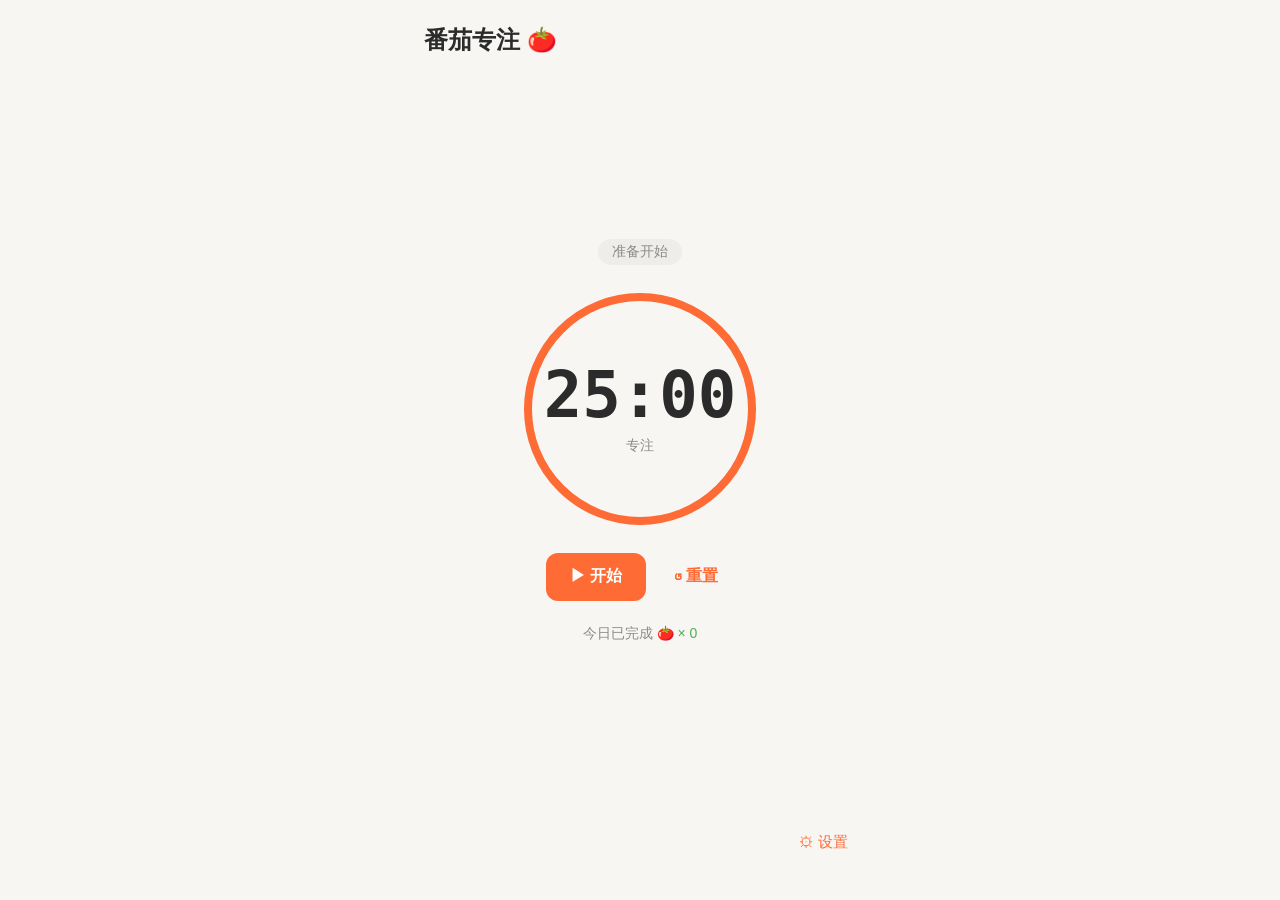
<file: index.html>
<!DOCTYPE html>
<html lang="zh-CN">
<head>
  <meta charset="UTF-8">
  <meta name="viewport" content="width=device-width, initial-scale=1.0">
  <title>番茄专注</title>
  <link rel="stylesheet" href="css/style.css">
</head>
<body>
  <div class="app">

    <!-- 主计时视图 -->
    <div id="view-timer" class="view">
      <div class="timer-title">番茄专注 🍅</div>

      <div class="timer-main">
        <span id="status-tag" class="tag tag-neutral">准备开始</span>

        <div class="ring-wrap">
          <svg viewBox="0 0 240 240">
            <circle class="ring-track" cx="120" cy="120" r="112"/>
            <circle id="ring-bar" class="ring-bar" cx="120" cy="120" r="112" style="stroke: var(--primary-500); stroke-dashoffset: 0;"/>
          </svg>
          <div class="ring-center">
            <div id="timer-time" class="ring-time">25:00</div>
            <div id="timer-phase" class="ring-phase">专注</div>
          </div>
        </div>

        <div class="controls">
          <button id="btn-start" class="btn btn-primary">▶ 开始</button>
          <button id="btn-reset" class="btn btn-text">↺ 重置</button>
        </div>

        <div class="stat">今日已完成 <span id="stat-count" class="stat-num">🍅 × 0</span></div>
      </div>

      <button id="btn-settings" class="settings-link">⚙ 设置</button>
    </div>

    <!-- 设置视图（步骤 5 补全） -->
    <div id="view-settings" class="view" hidden>
      <div class="settings-header">
        <button id="btn-back" class="btn btn-text-sm" type="button">← 返回</button>
        <span class="settings-title">设置</span>
      </div>

      <div class="card">
        <div class="card-title">时长设置</div>
        <div class="setting-row">
          <label for="input-focus">专注时长</label>
          <div class="stepper">
            <button id="focus-minus" class="stepper-btn" type="button" aria-label="专注时长减 1 分钟">−</button>
            <input id="input-focus" class="stepper-input" type="text" inputmode="numeric" value="25">
            <button id="focus-plus" class="stepper-btn" type="button" aria-label="专注时长加 1 分钟">+</button>
          </div>
          <span class="setting-unit">分钟</span>
        </div>
        <div class="setting-row">
          <label for="input-break">休息时长</label>
          <div class="stepper">
            <button id="break-minus" class="stepper-btn" type="button" aria-label="休息时长减 1 分钟">−</button>
            <input id="input-break" class="stepper-input" type="text" inputmode="numeric" value="5">
            <button id="break-plus" class="stepper-btn" type="button" aria-label="休息时长加 1 分钟">+</button>
          </div>
          <span class="setting-unit">分钟</span>
        </div>
      </div>

      <div class="card">
        <div class="card-title">提示音</div>
        <div class="setting-row">
          <label for="sound-switch">提示音</label>
          <button id="sound-switch" class="switch on" type="button" role="switch" aria-checked="true" aria-label="提示音开关">
            <span class="switch-knob"></span>
          </button>
        </div>
      </div>

      <div class="card">
        <div class="card-title">数据</div>
        <div class="setting-row">
          <label>数据导出</label>
          <button id="btn-export" class="btn btn-secondary" type="button">导出</button>
        </div>
        <div class="setting-row">
          <label>数据导入</label>
          <button id="btn-import" class="btn btn-secondary" type="button">导入</button>
        </div>
        <input id="input-import" type="file" accept=".json,application/json" hidden>
      </div>

      <div class="version">版本 v0.1</div>
    </div>

  </div>

  <script src="js/constants.js"></script>
  <script src="js/storage.js"></script>
  <script src="js/timer.js"></script>
  <script src="js/audio.js"></script>
  <script src="js/ui.js"></script>
  <script src="js/main.js"></script>
</body>
</html>
</file>
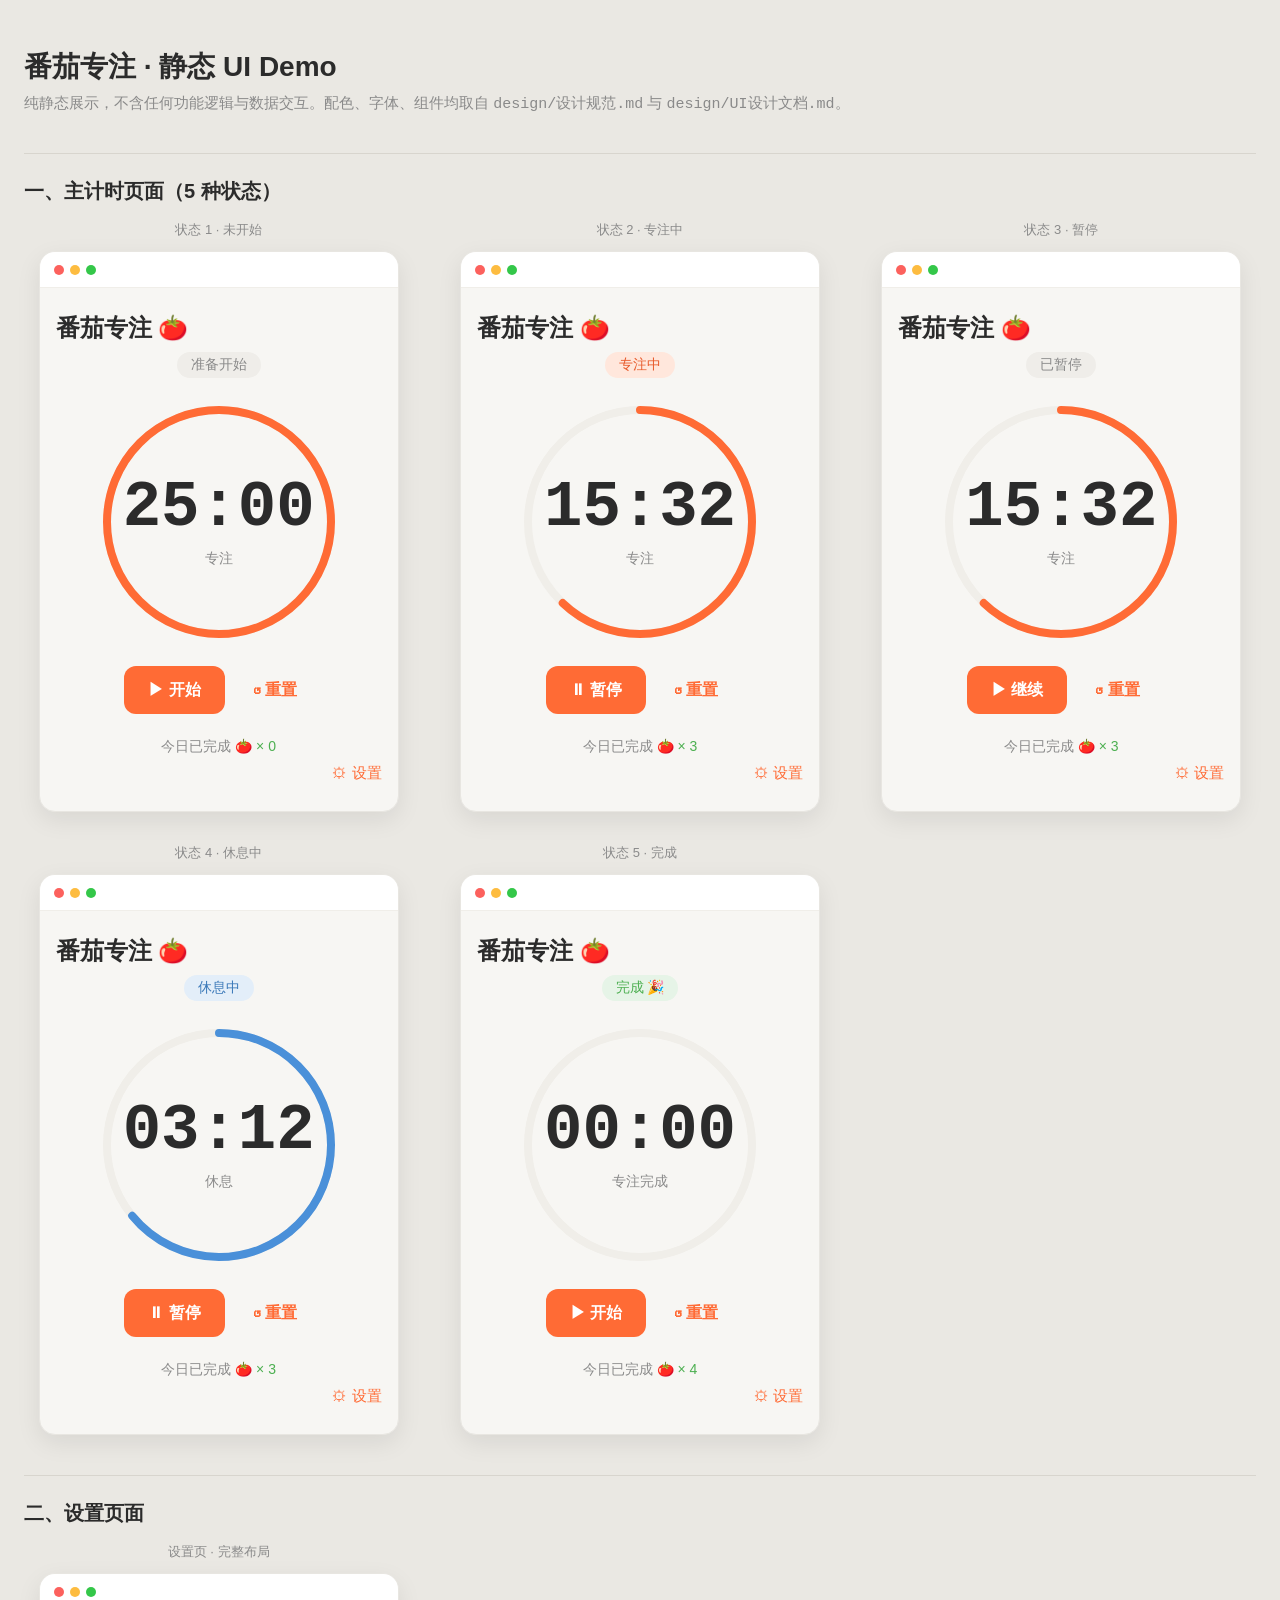
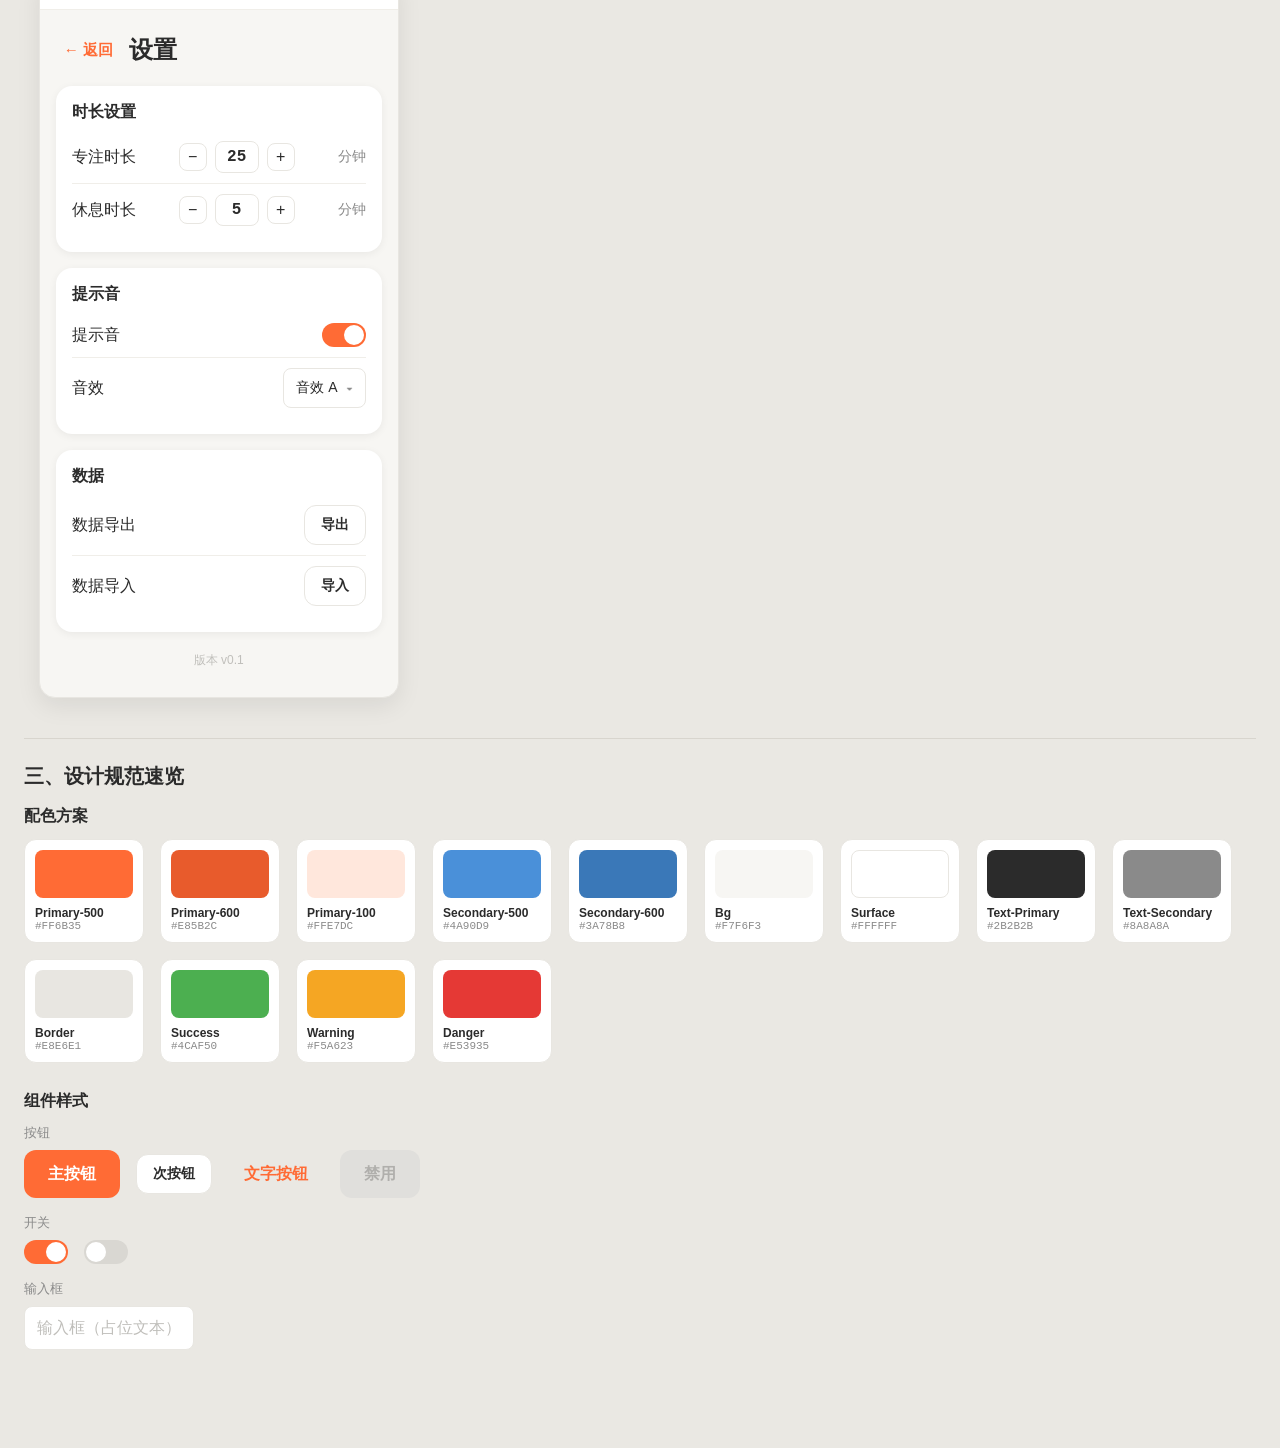
<file: demo.html>
<!DOCTYPE html>
<html lang="zh-CN">
<head>
<meta charset="UTF-8">
<meta name="viewport" content="width=device-width, initial-scale=1.0">
<title>番茄专注 · 静态 UI Demo-202610121134</title>
<style>
  /* ===== 设计规范 Token（对应 design/设计规范.md）===== */
  :root {
    --primary-500: #FF6B35;
    --primary-600: #E85B2C;
    --primary-100: #FFE7DC;
    --secondary-500: #4A90D9;
    --secondary-600: #3A78B8;
    --secondary-100: #E3EEF9;
    --bg: #F7F6F3;
    --surface: #FFFFFF;
    --text-primary: #2B2B2B;
    --text-secondary: #8A8A8A;
    --text-disabled: #C0BFBB;
    --border: #E8E6E1;
    --divider: #F0EEE9;
    --success: #4CAF50;
    --warning: #F5A623;
    --danger: #E53935;

    --font-sans: -apple-system, BlinkMacSystemFont, "PingFang SC", "Hiragino Sans GB", "Microsoft YaHei", "Helvetica Neue", Arial, sans-serif;
    --font-mono: "SF Mono", SFMono-Regular, Menlo, Consolas, "Roboto Mono", monospace;

    --radius-s: 8px;
    --radius-m: 12px;
    --radius-l: 16px;
    --radius-full: 999px;
  }

  * { box-sizing: border-box; margin: 0; padding: 0; }

  body {
    font-family: var(--font-sans);
    background: #EAE8E3;
    color: var(--text-primary);
    padding: 48px 24px 80px;
  }

  .demo-container { max-width: 1240px; margin: 0 auto; }

  .demo-header { margin-bottom: 40px; }
  .demo-header h1 { font-size: 28px; font-weight: 700; margin-bottom: 8px; }
  .demo-header p { font-size: 15px; color: var(--text-secondary); }

  .section-title {
    font-size: 20px;
    font-weight: 600;
    margin: 40px 0 16px;
    padding-top: 24px;
    border-top: 1px solid #D8D5CE;
  }

  /* ===== 屏幕网格 ===== */
  .screens-grid {
    display: grid;
    grid-template-columns: repeat(auto-fill, minmax(340px, 1fr));
    gap: 32px;
  }

  .screen { display: flex; flex-direction: column; align-items: center; }
  .screen-label {
    font-size: 13px;
    font-weight: 500;
    color: var(--text-secondary);
    margin-bottom: 12px;
    align-self: center;
  }

  /* ===== 浏览器窗口外框 ===== */
  .window {
    width: 360px;
    background: var(--bg);
    border: 1px solid var(--border);
    border-radius: var(--radius-l);
    overflow: hidden;
    box-shadow: 0 8px 24px rgba(0, 0, 0, 0.08);
  }
  .window-bar {
    height: 36px;
    background: var(--surface);
    border-bottom: 1px solid var(--divider);
    display: flex;
    align-items: center;
    padding: 0 14px;
    gap: 6px;
  }
  .dot { width: 10px; height: 10px; border-radius: 50%; }
  .dot-r { background: #FC615D; }
  .dot-y { background: #FDBC40; }
  .dot-g { background: #34C749; }

  .window-body {
    padding: 24px 16px 28px;
    display: flex;
    flex-direction: column;
    min-height: 420px;
  }

  /* ===== 计时页面 ===== */
  .timer-title { font-size: 24px; font-weight: 600; align-self: flex-start; }

  .timer-main {
    flex: 1;
    display: flex;
    flex-direction: column;
    align-items: center;
    justify-content: center;
    gap: 24px;
    margin: 8px 0;
  }

  .tag {
    display: inline-block;
    font-size: 14px;
    font-weight: 500;
    padding: 4px 14px;
    border-radius: var(--radius-full);
  }
  .tag-primary { background: var(--primary-100); color: var(--primary-600); }
  .tag-secondary { background: var(--secondary-100); color: var(--secondary-600); }
  .tag-neutral { background: #EFEDE9; color: var(--text-secondary); }
  .tag-success { background: #E6F4E7; color: var(--success); }

  .ring-wrap { position: relative; width: 240px; height: 240px; }
  .ring-wrap svg { width: 100%; height: 100%; transform: rotate(-90deg); }
  .ring-track { fill: none; stroke: var(--divider); stroke-width: 8; }
  .ring-bar {
    fill: none;
    stroke-width: 8;
    stroke-linecap: round;
    stroke-dasharray: 703.72;
  }
  .ring-center {
    position: absolute;
    inset: 0;
    display: flex;
    flex-direction: column;
    align-items: center;
    justify-content: center;
  }
  .ring-time {
    font-family: var(--font-mono);
    font-size: 64px;
    font-weight: 700;
    line-height: 1;
    color: var(--text-primary);
  }
  .ring-phase { font-size: 14px; color: var(--text-secondary); margin-top: 10px; }

  .controls { display: flex; align-items: center; gap: 12px; }
  .stat { font-size: 14px; color: var(--text-secondary); }
  .stat-num { color: var(--success); font-weight: 500; }

  .settings-link {
    align-self: flex-end;
    background: none;
    border: none;
    font-size: 15px;
    color: var(--primary-500);
    cursor: default;
  }

  /* ===== 按钮 ===== */
  .btn {
    display: inline-flex;
    align-items: center;
    justify-content: center;
    gap: 8px;
    border: none;
    border-radius: var(--radius-m);
    font-size: 16px;
    font-weight: 600;
    cursor: default;
    font-family: var(--font-sans);
  }
  .btn-primary { background: var(--primary-500); color: #fff; height: 48px; padding: 0 24px; }
  .btn-primary:hover { background: var(--primary-600); }
  .btn-text { background: transparent; color: var(--primary-500); height: 48px; padding: 0 16px; }
  .btn-text:hover { color: var(--primary-600); }
  .btn-secondary {
    background: var(--surface);
    border: 1px solid var(--border);
    color: var(--text-primary);
    height: 40px;
    padding: 0 16px;
    font-size: 14px;
  }
  .btn-secondary:hover { border-color: var(--primary-500); color: var(--primary-500); }
  .btn-text-sm { background: transparent; color: var(--primary-500); height: 32px; padding: 0 8px; font-size: 15px; }

  /* ===== 设置页面 ===== */
  .settings-body { align-items: stretch; }
  .settings-header { display: flex; align-items: center; gap: 8px; margin-bottom: 20px; }
  .settings-title { font-size: 24px; font-weight: 600; }

  .card {
    background: var(--surface);
    border-radius: var(--radius-l);
    padding: 16px;
    box-shadow: 0 2px 8px rgba(0, 0, 0, 0.06);
    margin-bottom: 16px;
  }
  .card-title { font-size: 16px; font-weight: 600; margin-bottom: 8px; }
  .setting-row {
    display: flex;
    align-items: center;
    justify-content: space-between;
    padding: 10px 0;
  }
  .setting-row + .setting-row { border-top: 1px solid var(--divider); }
  .setting-row label { font-size: 16px; color: var(--text-primary); }
  .setting-unit { font-size: 14px; color: var(--text-secondary); }

  .stepper { display: flex; align-items: center; gap: 8px; }
  .stepper-btn {
    width: 28px;
    height: 28px;
    border-radius: var(--radius-s);
    border: 1px solid var(--border);
    background: var(--surface);
    color: var(--text-primary);
    font-size: 16px;
    display: flex;
    align-items: center;
    justify-content: center;
    cursor: default;
  }
  .stepper-input {
    width: 44px;
    height: 32px;
    border: 1px solid var(--border);
    border-radius: var(--radius-s);
    display: flex;
    align-items: center;
    justify-content: center;
    font-family: var(--font-mono);
    font-size: 16px;
    font-weight: 600;
  }

  .switch {
    width: 44px;
    height: 24px;
    border-radius: var(--radius-full);
    background: #D9D7D2;
    position: relative;
    display: inline-block;
  }
  .switch-knob {
    position: absolute;
    top: 2px;
    left: 2px;
    width: 20px;
    height: 20px;
    border-radius: 50%;
    background: #fff;
  }
  .switch.on { background: var(--primary-500); }
  .switch.on .switch-knob { left: 22px; }

  .select {
    height: 40px;
    padding: 0 12px;
    border: 1px solid var(--border);
    border-radius: var(--radius-s);
    display: flex;
    align-items: center;
    gap: 8px;
    font-size: 14px;
    background: var(--surface);
  }
  .select .arrow { color: var(--text-secondary); }

  .version {
    font-size: 12px;
    color: var(--text-disabled);
    text-align: center;
    margin-top: 4px;
  }

  /* ===== 规范速览 ===== */
  .swatches { display: flex; flex-wrap: wrap; gap: 16px; }
  .swatch {
    width: 120px;
    background: var(--surface);
    border: 1px solid var(--border);
    border-radius: var(--radius-m);
    padding: 10px;
  }
  .swatch-color { display: block; height: 48px; border-radius: var(--radius-s); margin-bottom: 8px; }
  .swatch-color.outline { border: 1px solid var(--border); }
  .swatch-name { font-size: 12px; font-weight: 600; color: var(--text-primary); }
  .swatch-hex { font-size: 11px; color: var(--text-secondary); font-family: var(--font-mono); }

  .comp-row { display: flex; flex-wrap: wrap; align-items: center; gap: 16px; margin-bottom: 16px; }
  .comp-label { font-size: 13px; color: var(--text-secondary); width: 100%; margin-bottom: -8px; }

  .input-demo {
    height: 44px;
    padding: 0 12px;
    border: 1px solid var(--border);
    border-radius: var(--radius-s);
    background: var(--surface);
    display: flex;
    align-items: center;
    font-size: 16px;
    color: var(--text-disabled);
  }
  .input-demo:focus { outline: none; border-color: var(--primary-500); box-shadow: 0 0 0 3px rgba(255, 107, 53, 0.15); }
</style>
</head>
<body>
<div class="demo-container">

  <header class="demo-header">
    <h1>番茄专注 · 静态 UI Demo</h1>
    <p>纯静态展示，不含任何功能逻辑与数据交互。配色、字体、组件均取自 <code>design/设计规范.md</code> 与 <code>design/UI设计文档.md</code>。</p>
  </header>

  <!-- ===================== 一、主计时页面 ===================== -->
  <h2 class="section-title">一、主计时页面（5 种状态）</h2>
  <div class="screens-grid">

    <!-- 未开始 -->
    <figure class="screen">
      <figcaption class="screen-label">状态 1 · 未开始</figcaption>
      <div class="window">
        <div class="window-bar"><span class="dot dot-r"></span><span class="dot dot-y"></span><span class="dot dot-g"></span></div>
        <div class="window-body">
          <div class="timer-title">番茄专注 🍅</div>
          <div class="timer-main">
            <span class="tag tag-neutral">准备开始</span>
            <div class="ring-wrap">
              <svg viewBox="0 0 240 240">
                <circle class="ring-track" cx="120" cy="120" r="112"/>
                <circle class="ring-bar" cx="120" cy="120" r="112" style="stroke: var(--primary-500); stroke-dashoffset: 0;"/>
              </svg>
              <div class="ring-center">
                <div class="ring-time">25:00</div>
                <div class="ring-phase">专注</div>
              </div>
            </div>
            <div class="controls">
              <button class="btn btn-primary">▶ 开始</button>
              <button class="btn btn-text">↺ 重置</button>
            </div>
            <div class="stat">今日已完成 <span class="stat-num">🍅 × 0</span></div>
          </div>
          <button class="settings-link">⚙ 设置</button>
        </div>
      </div>
    </figure>

    <!-- 专注中 -->
    <figure class="screen">
      <figcaption class="screen-label">状态 2 · 专注中</figcaption>
      <div class="window">
        <div class="window-bar"><span class="dot dot-r"></span><span class="dot dot-y"></span><span class="dot dot-g"></span></div>
        <div class="window-body">
          <div class="timer-title">番茄专注 🍅</div>
          <div class="timer-main">
            <span class="tag tag-primary">专注中</span>
            <div class="ring-wrap">
              <svg viewBox="0 0 240 240">
                <circle class="ring-track" cx="120" cy="120" r="112"/>
                <circle class="ring-bar" cx="120" cy="120" r="112" style="stroke: var(--primary-500); stroke-dashoffset: 267;"/>
              </svg>
              <div class="ring-center">
                <div class="ring-time">15:32</div>
                <div class="ring-phase">专注</div>
              </div>
            </div>
            <div class="controls">
              <button class="btn btn-primary">⏸ 暂停</button>
              <button class="btn btn-text">↺ 重置</button>
            </div>
            <div class="stat">今日已完成 <span class="stat-num">🍅 × 3</span></div>
          </div>
          <button class="settings-link">⚙ 设置</button>
        </div>
      </div>
    </figure>

    <!-- 暂停 -->
    <figure class="screen">
      <figcaption class="screen-label">状态 3 · 暂停</figcaption>
      <div class="window">
        <div class="window-bar"><span class="dot dot-r"></span><span class="dot dot-y"></span><span class="dot dot-g"></span></div>
        <div class="window-body">
          <div class="timer-title">番茄专注 🍅</div>
          <div class="timer-main">
            <span class="tag tag-neutral">已暂停</span>
            <div class="ring-wrap">
              <svg viewBox="0 0 240 240">
                <circle class="ring-track" cx="120" cy="120" r="112"/>
                <circle class="ring-bar" cx="120" cy="120" r="112" style="stroke: var(--primary-500); stroke-dashoffset: 267;"/>
              </svg>
              <div class="ring-center">
                <div class="ring-time">15:32</div>
                <div class="ring-phase">专注</div>
              </div>
            </div>
            <div class="controls">
              <button class="btn btn-primary">▶ 继续</button>
              <button class="btn btn-text">↺ 重置</button>
            </div>
            <div class="stat">今日已完成 <span class="stat-num">🍅 × 3</span></div>
          </div>
          <button class="settings-link">⚙ 设置</button>
        </div>
      </div>
    </figure>

    <!-- 休息中 -->
    <figure class="screen">
      <figcaption class="screen-label">状态 4 · 休息中</figcaption>
      <div class="window">
        <div class="window-bar"><span class="dot dot-r"></span><span class="dot dot-y"></span><span class="dot dot-g"></span></div>
        <div class="window-body">
          <div class="timer-title">番茄专注 🍅</div>
          <div class="timer-main">
            <span class="tag tag-secondary">休息中</span>
            <div class="ring-wrap">
              <svg viewBox="0 0 240 240">
                <circle class="ring-track" cx="120" cy="120" r="112"/>
                <circle class="ring-bar" cx="120" cy="120" r="112" style="stroke: var(--secondary-500); stroke-dashoffset: 253;"/>
              </svg>
              <div class="ring-center">
                <div class="ring-time">03:12</div>
                <div class="ring-phase">休息</div>
              </div>
            </div>
            <div class="controls">
              <button class="btn btn-primary">⏸ 暂停</button>
              <button class="btn btn-text">↺ 重置</button>
            </div>
            <div class="stat">今日已完成 <span class="stat-num">🍅 × 3</span></div>
          </div>
          <button class="settings-link">⚙ 设置</button>
        </div>
      </div>
    </figure>

    <!-- 完成 -->
    <figure class="screen">
      <figcaption class="screen-label">状态 5 · 完成</figcaption>
      <div class="window">
        <div class="window-bar"><span class="dot dot-r"></span><span class="dot dot-y"></span><span class="dot dot-g"></span></div>
        <div class="window-body">
          <div class="timer-title">番茄专注 🍅</div>
          <div class="timer-main">
            <span class="tag tag-success">完成 🎉</span>
            <div class="ring-wrap">
              <svg viewBox="0 0 240 240">
                <circle class="ring-track" cx="120" cy="120" r="112"/>
              </svg>
              <div class="ring-center">
                <div class="ring-time">00:00</div>
                <div class="ring-phase">专注完成</div>
              </div>
            </div>
            <div class="controls">
              <button class="btn btn-primary">▶ 开始</button>
              <button class="btn btn-text">↺ 重置</button>
            </div>
            <div class="stat">今日已完成 <span class="stat-num">🍅 × 4</span></div>
          </div>
          <button class="settings-link">⚙ 设置</button>
        </div>
      </div>
    </figure>

  </div>

  <!-- ===================== 二、设置页面 ===================== -->
  <h2 class="section-title">二、设置页面</h2>
  <div class="screens-grid">
    <figure class="screen">
      <figcaption class="screen-label">设置页 · 完整布局</figcaption>
      <div class="window">
        <div class="window-bar"><span class="dot dot-r"></span><span class="dot dot-y"></span><span class="dot dot-g"></span></div>
        <div class="window-body settings-body">
          <div class="settings-header">
            <button class="btn btn-text-sm">← 返回</button>
            <span class="settings-title">设置</span>
          </div>

          <div class="card">
            <div class="card-title">时长设置</div>
            <div class="setting-row">
              <label>专注时长</label>
              <div class="stepper">
                <span class="stepper-btn">−</span>
                <span class="stepper-input">25</span>
                <span class="stepper-btn">+</span>
              </div>
              <span class="setting-unit">分钟</span>
            </div>
            <div class="setting-row">
              <label>休息时长</label>
              <div class="stepper">
                <span class="stepper-btn">−</span>
                <span class="stepper-input">5</span>
                <span class="stepper-btn">+</span>
              </div>
              <span class="setting-unit">分钟</span>
            </div>
          </div>

          <div class="card">
            <div class="card-title">提示音</div>
            <div class="setting-row">
              <label>提示音</label>
              <span class="switch on"><span class="switch-knob"></span></span>
            </div>
            <div class="setting-row">
              <label>音效</label>
              <span class="select">音效 A <span class="arrow">▾</span></span>
            </div>
          </div>

          <div class="card">
            <div class="card-title">数据</div>
            <div class="setting-row">
              <label>数据导出</label>
              <button class="btn btn-secondary">导出</button>
            </div>
            <div class="setting-row">
              <label>数据导入</label>
              <button class="btn btn-secondary">导入</button>
            </div>
          </div>

          <div class="version">版本 v0.1</div>
        </div>
      </div>
    </figure>
  </div>

  <!-- ===================== 三、设计规范速览 ===================== -->
  <h2 class="section-title">三、设计规范速览</h2>

  <h3 style="font-size:16px;font-weight:600;margin-bottom:12px;">配色方案</h3>
  <div class="swatches">
    <div class="swatch"><span class="swatch-color" style="background:#FF6B35"></span><div class="swatch-name">Primary-500</div><div class="swatch-hex">#FF6B35</div></div>
    <div class="swatch"><span class="swatch-color" style="background:#E85B2C"></span><div class="swatch-name">Primary-600</div><div class="swatch-hex">#E85B2C</div></div>
    <div class="swatch"><span class="swatch-color" style="background:#FFE7DC"></span><div class="swatch-name">Primary-100</div><div class="swatch-hex">#FFE7DC</div></div>
    <div class="swatch"><span class="swatch-color" style="background:#4A90D9"></span><div class="swatch-name">Secondary-500</div><div class="swatch-hex">#4A90D9</div></div>
    <div class="swatch"><span class="swatch-color" style="background:#3A78B8"></span><div class="swatch-name">Secondary-600</div><div class="swatch-hex">#3A78B8</div></div>
    <div class="swatch"><span class="swatch-color" style="background:#F7F6F3"></span><div class="swatch-name">Bg</div><div class="swatch-hex">#F7F6F3</div></div>
    <div class="swatch"><span class="swatch-color outline" style="background:#FFFFFF"></span><div class="swatch-name">Surface</div><div class="swatch-hex">#FFFFFF</div></div>
    <div class="swatch"><span class="swatch-color" style="background:#2B2B2B"></span><div class="swatch-name">Text-Primary</div><div class="swatch-hex">#2B2B2B</div></div>
    <div class="swatch"><span class="swatch-color" style="background:#8A8A8A"></span><div class="swatch-name">Text-Secondary</div><div class="swatch-hex">#8A8A8A</div></div>
    <div class="swatch"><span class="swatch-color" style="background:#E8E6E1"></span><div class="swatch-name">Border</div><div class="swatch-hex">#E8E6E1</div></div>
    <div class="swatch"><span class="swatch-color" style="background:#4CAF50"></span><div class="swatch-name">Success</div><div class="swatch-hex">#4CAF50</div></div>
    <div class="swatch"><span class="swatch-color" style="background:#F5A623"></span><div class="swatch-name">Warning</div><div class="swatch-hex">#F5A623</div></div>
    <div class="swatch"><span class="swatch-color" style="background:#E53935"></span><div class="swatch-name">Danger</div><div class="swatch-hex">#E53935</div></div>
  </div>

  <h3 style="font-size:16px;font-weight:600;margin:28px 0 12px;">组件样式</h3>
  <div class="comp-row">
    <span class="comp-label">按钮</span>
    <button class="btn btn-primary">主按钮</button>
    <button class="btn btn-secondary">次按钮</button>
    <button class="btn btn-text">文字按钮</button>
    <button class="btn btn-primary" style="background:#E0DFDC;color:#B0AFAC;">禁用</button>
  </div>
  <div class="comp-row">
    <span class="comp-label">开关</span>
    <span class="switch on"><span class="switch-knob"></span></span>
    <span class="switch"><span class="switch-knob"></span></span>
  </div>
  <div class="comp-row">
    <span class="comp-label">输入框</span>
    <div class="input-demo" tabindex="0">输入框（占位文本）</div>
  </div>

</div>
</body>
</html>
</file>
<file: css/style.css>
/* ===== 设计规范 Token（对应 design/设计规范.md）===== */
:root {
  --primary-500: #FF6B35;
  --primary-600: #E85B2C;
  --primary-100: #FFE7DC;
  --secondary-500: #4A90D9;
  --secondary-600: #3A78B8;
  --secondary-100: #E3EEF9;
  --bg: #F7F6F3;
  --surface: #FFFFFF;
  --text-primary: #2B2B2B;
  --text-secondary: #8A8A8A;
  --text-disabled: #C0BFBB;
  --border: #E8E6E1;
  --divider: #F0EEE9;
  --success: #4CAF50;
  --warning: #F5A623;
  --danger: #E53935;

  --font-sans: -apple-system, BlinkMacSystemFont, "PingFang SC", "Hiragino Sans GB", "Microsoft YaHei", "Helvetica Neue", Arial, sans-serif;
  --font-mono: "SF Mono", SFMono-Regular, Menlo, Consolas, "Roboto Mono", monospace;

  --radius-s: 8px;
  --radius-m: 12px;
  --radius-l: 16px;
  --radius-full: 999px;
}

* { box-sizing: border-box; margin: 0; padding: 0; }

html, body { height: 100%; }

body {
  font-family: var(--font-sans);
  background: var(--bg);
  color: var(--text-primary);
}

[hidden] { display: none !important; }

/* ===== 应用容器（单列窄布局，最大宽 480px 居中）===== */
.app {
  max-width: 480px;
  margin: 0 auto;
  min-height: 100vh;
  padding: 24px 16px 40px;
  display: flex;
  flex-direction: column;
}
@media (min-width: 640px) {
  .app { padding-left: 24px; padding-right: 24px; }
}

.view {
  display: flex;
  flex-direction: column;
  flex: 1;
}

/* ===== 计时页面 ===== */
.timer-title { font-size: 24px; font-weight: 600; align-self: flex-start; }

.timer-main {
  flex: 1;
  display: flex;
  flex-direction: column;
  align-items: center;
  justify-content: center;
  gap: 24px;
  margin: 8px 0;
}

.tag {
  display: inline-block;
  font-size: 14px;
  font-weight: 500;
  padding: 4px 14px;
  border-radius: var(--radius-full);
}
.tag-primary { background: var(--primary-100); color: var(--primary-600); }
.tag-secondary { background: var(--secondary-100); color: var(--secondary-600); }
.tag-neutral { background: #EFEDE9; color: var(--text-secondary); }
.tag-success { background: #E6F4E7; color: var(--success); }

.ring-wrap { position: relative; width: 240px; height: 240px; }
.ring-wrap svg { width: 100%; height: 100%; transform: rotate(-90deg); }
.ring-track { fill: none; stroke: var(--divider); stroke-width: 8; }
.ring-bar {
  fill: none;
  stroke-width: 8;
  stroke-linecap: round;
  stroke-dasharray: 703.72;
}
.ring-center {
  position: absolute;
  inset: 0;
  display: flex;
  flex-direction: column;
  align-items: center;
  justify-content: center;
}
.ring-time {
  font-family: var(--font-mono);
  font-size: 64px;
  font-weight: 700;
  line-height: 1;
  color: var(--text-primary);
}
.ring-phase { font-size: 14px; color: var(--text-secondary); margin-top: 10px; }

.controls { display: flex; align-items: center; gap: 12px; }
.stat { font-size: 14px; color: var(--text-secondary); }
.stat-num { color: var(--success); font-weight: 500; }

.settings-link {
  align-self: flex-end;
  background: none;
  border: none;
  font-size: 15px;
  color: var(--primary-500);
  cursor: pointer;
  padding: 8px;
}

/* ===== 按钮 ===== */
.btn {
  display: inline-flex;
  align-items: center;
  justify-content: center;
  gap: 8px;
  border: none;
  border-radius: var(--radius-m);
  font-size: 16px;
  font-weight: 600;
  cursor: pointer;
  font-family: var(--font-sans);
}
.btn-primary { background: var(--primary-500); color: #fff; height: 48px; padding: 0 24px; }
.btn-primary:hover { background: var(--primary-600); }
.btn-text { background: transparent; color: var(--primary-500); height: 48px; padding: 0 16px; }
.btn-text:hover { color: var(--primary-600); }
.btn-secondary {
  background: var(--surface);
  border: 1px solid var(--border);
  color: var(--text-primary);
  height: 40px;
  padding: 0 16px;
  font-size: 14px;
}
.btn-secondary:hover { border-color: var(--primary-500); color: var(--primary-500); }
.btn-text-sm { background: transparent; color: var(--primary-500); height: 32px; padding: 0 8px; font-size: 15px; }

/* ===== 设置页面 ===== */
.settings-header { display: flex; align-items: center; gap: 8px; margin-bottom: 20px; }
.settings-title { font-size: 24px; font-weight: 600; }

.card {
  background: var(--surface);
  border-radius: var(--radius-l);
  padding: 16px;
  box-shadow: 0 2px 8px rgba(0, 0, 0, 0.06);
  margin-bottom: 16px;
}
.card-title { font-size: 16px; font-weight: 600; margin-bottom: 8px; }
.setting-row {
  display: flex;
  align-items: center;
  justify-content: space-between;
  padding: 10px 0;
}
.setting-row + .setting-row { border-top: 1px solid var(--divider); }
.setting-row label { font-size: 16px; color: var(--text-primary); }
.setting-unit { font-size: 14px; color: var(--text-secondary); }

.stepper { display: flex; align-items: center; gap: 8px; }
.stepper-btn {
  width: 28px;
  height: 28px;
  border-radius: var(--radius-s);
  border: 1px solid var(--border);
  background: var(--surface);
  color: var(--text-primary);
  font-size: 16px;
  display: flex;
  align-items: center;
  justify-content: center;
  padding: 0;
  cursor: pointer;
}
.stepper-btn:hover { border-color: var(--primary-500); color: var(--primary-500); }
.stepper-input {
  width: 44px;
  height: 32px;
  border: 1px solid var(--border);
  border-radius: var(--radius-s);
  background: var(--surface);
  color: var(--text-primary);
  font-family: var(--font-mono);
  font-size: 16px;
  font-weight: 600;
  text-align: center;
  padding: 0;
}
.stepper-input:focus {
  outline: none;
  border-color: var(--primary-500);
  box-shadow: 0 0 0 3px rgba(255, 107, 53, 0.15);
}

.switch {
  width: 44px;
  height: 24px;
  border-radius: var(--radius-full);
  background: #D9D7D2;
  position: relative;
  display: inline-block;
  border: none;
  padding: 0;
  cursor: pointer;
}
.switch-knob {
  position: absolute;
  top: 2px;
  left: 2px;
  width: 20px;
  height: 20px;
  border-radius: 50%;
  background: #fff;
}
.switch.on { background: var(--primary-500); }
.switch.on .switch-knob { left: 22px; }

.select {
  height: 40px;
  padding: 0 12px;
  border: 1px solid var(--border);
  border-radius: var(--radius-s);
  display: flex;
  align-items: center;
  gap: 8px;
  font-size: 14px;
  background: var(--surface);
}
.select .arrow { color: var(--text-secondary); }

.version {
  font-size: 12px;
  color: var(--text-disabled);
  text-align: center;
  margin-top: 4px;
}
</file>
